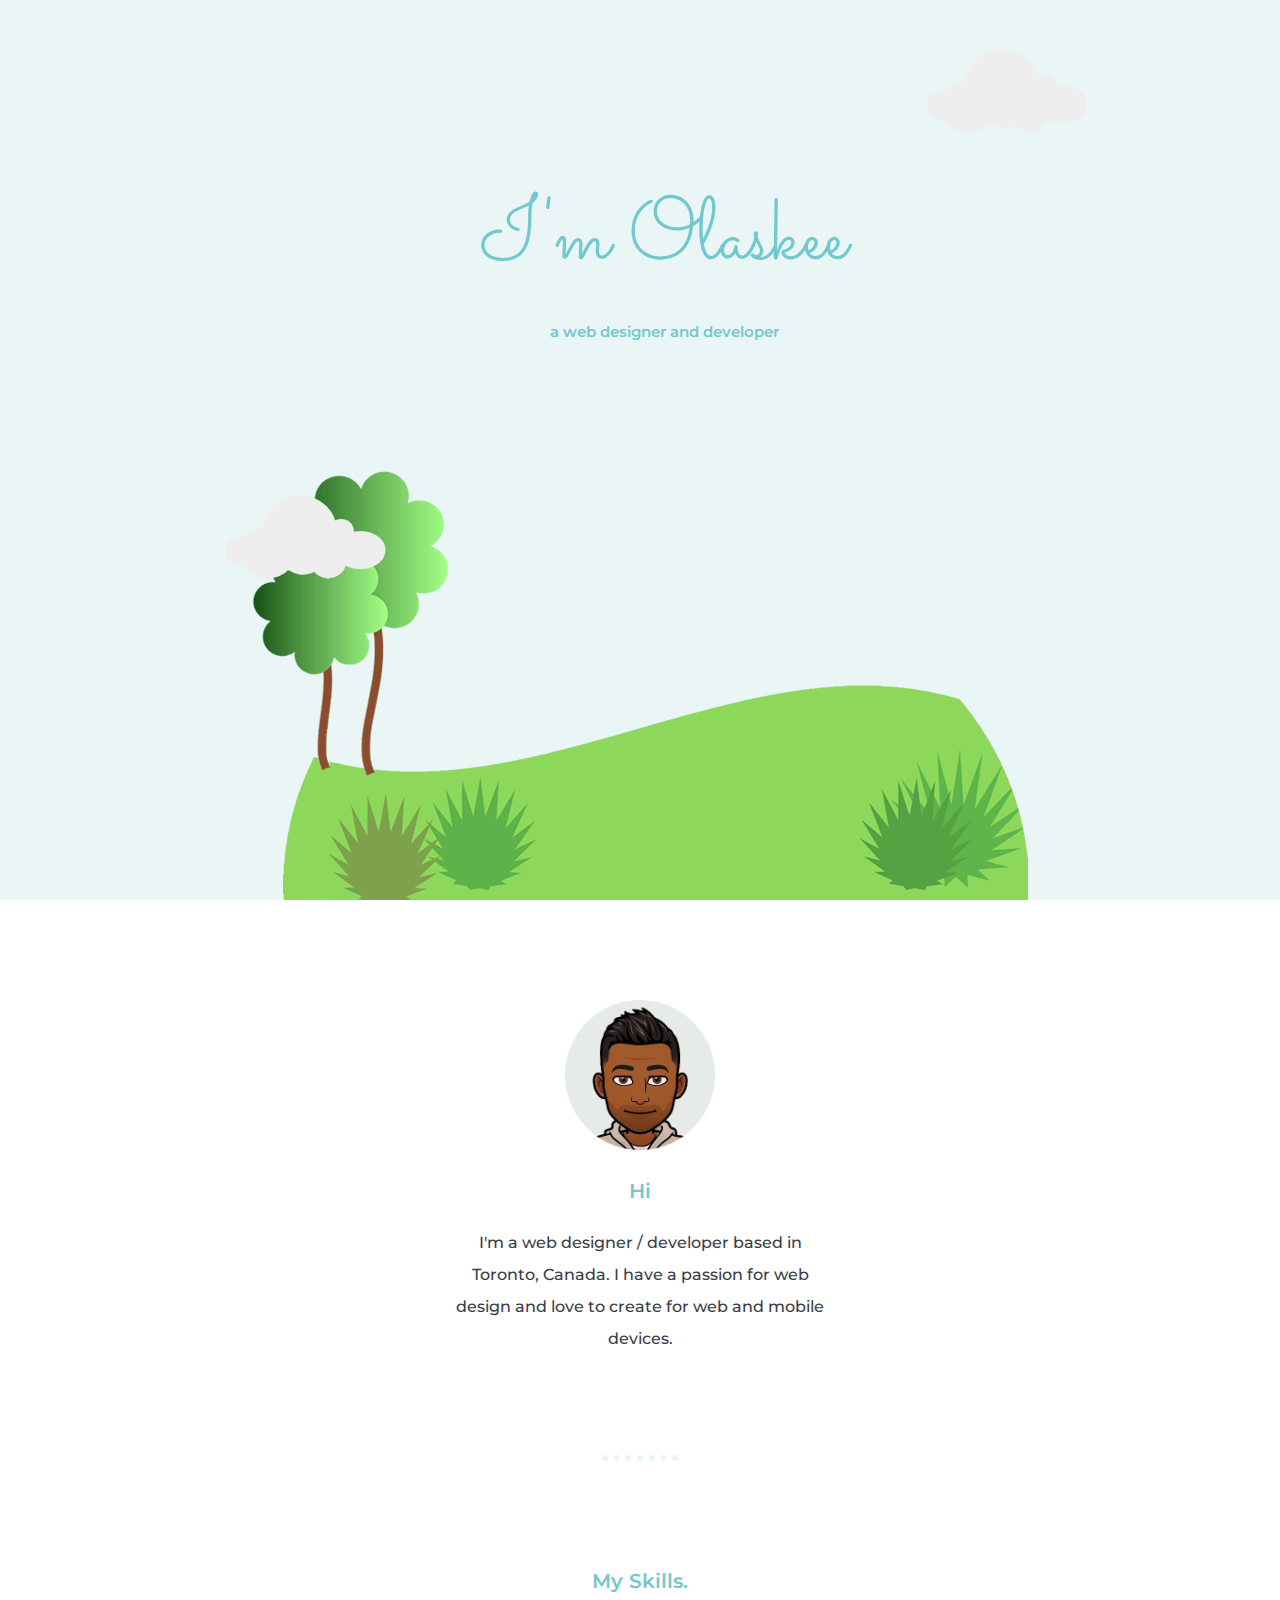
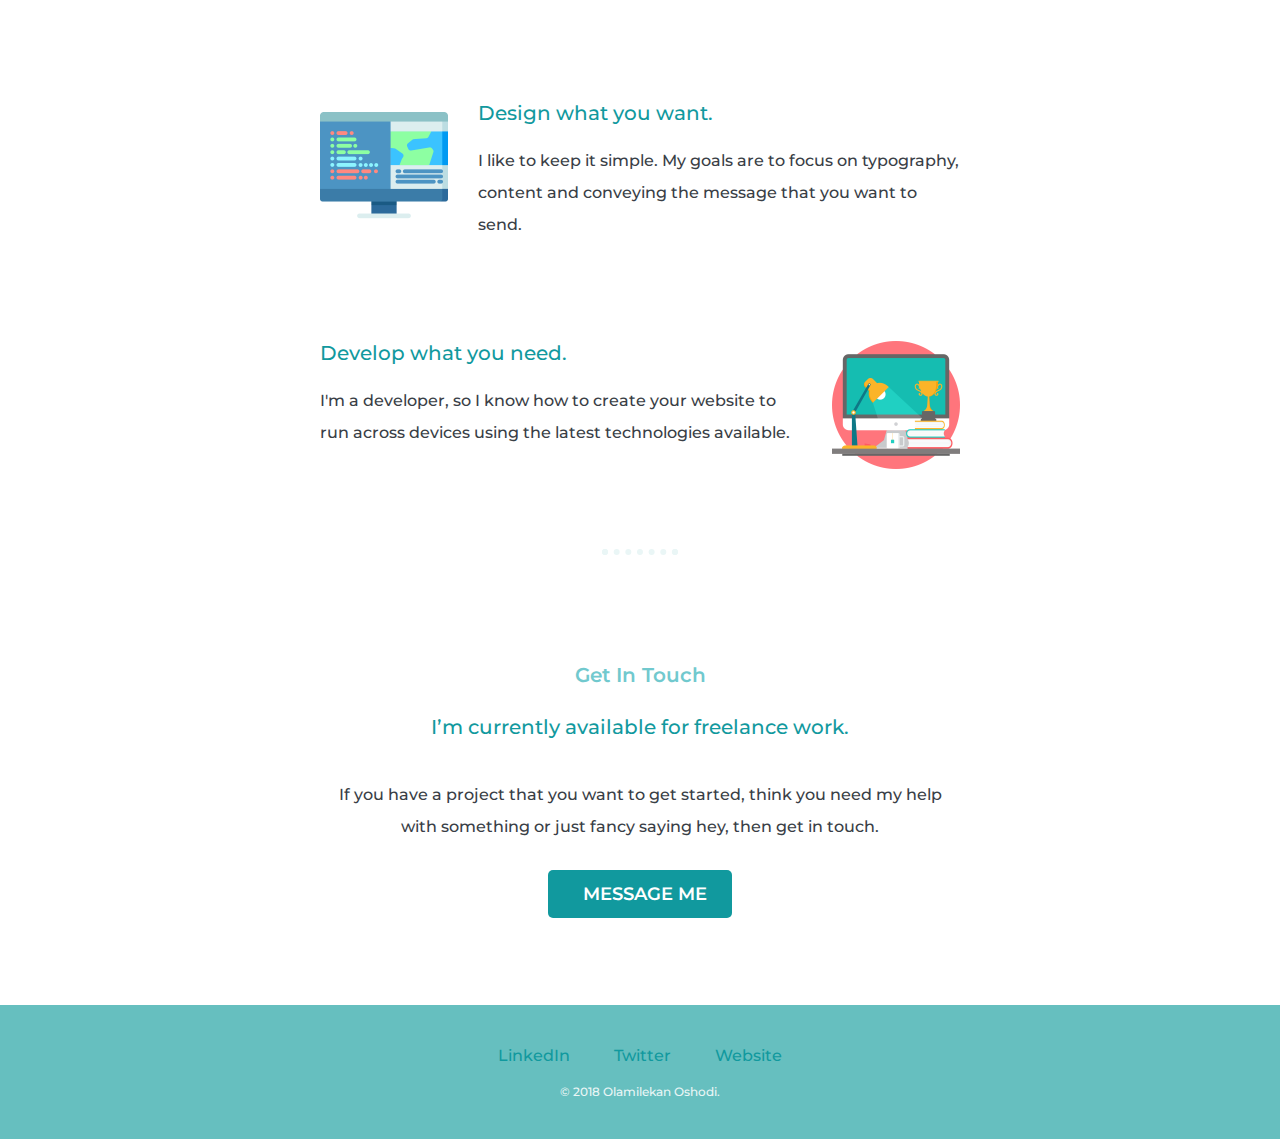
<file: index.html>
<!DOCTYPE html>
<html lang="en" dir="ltr">
  <head>
    <meta charset="utf-8">
    <title>Olaskee by Olamilekan Oshodi - A web designer and developer - Profile</title>
    <link rel="shortcut icon" href="img/favicon.ico">
    <link rel="stylesheet" href="css/styles.css">
    <link href="https://fonts.googleapis.com/css?family=Merriweather|Montserrat:400,500,600|Sacramento" rel="stylesheet">
    <link rel="stylesheet" href="https://use.fontawesome.com/releases/v5.7.2/css/all.css" integrity="sha384-fnmOCqbTlWIlj8LyTjo7mOUStjsKC4pOpQbqyi7RrhN7udi9RwhKkMHpvLbHG9Sr" crossorigin="anonymous">
  </head>
  <body>

    <div class="top-container">
      <img class="top-cloud" src="img/top-cloud.png" alt="cloud 1">
      <h1>I'm Olaskee</h1>
      <h2 class="logo-slogan">a web designer and developer</h2>
      <img class="land" src="img/tree-land.png" alt="land">
      <img class="bottom-cloud" src="img/bottom-cloud.png" alt="bottom">
    </div>

<!-- ########### middle container -->
<div class="middle-container">
  <div class="profile">
    <img class="profile-pic" src="img/avatar-profile.png" alt="profile pic logo">
    <h2>Hi</h2>
    <p class="intro">I'm a web designer / developer based in Toronto, Canada. I have a passion for web design and love to create for web and mobile devices.</p>
  </div>
  <hr>
  <div class="skills">
    <h2>My Skills.</h2>
    <div class="skill-row">
      <img class="code-icon" src="img/coding-desktop.png" alt="coding skill logo">
      <h3>Design what you want.</h3>
      <p>I like to keep it simple. My goals are to focus on typography, content and conveying the message that you want to send.</p>
    </div>
    <div class="skill-row">
      <img class="marketing-icon" src="img/workspace.png" alt="marketing skill logo">
      <h3>Develop what you need.</h3>
      <p>I'm a developer, so I know how to create your website to run across devices using the latest technologies available.</p>
    </div>
  </div>
  <hr>
  <div class="contact-me">
    <h2>Get In Touch</h2>
    <h3>I’m currently available for freelance work.</h3>
    <p class="contact-desc">If you have a project that you want to get started, think you need my help with something or just fancy saying hey, then get in touch.</p>
    <a class="btn" href="mailto:ayinla.oshodi@gmail.com"><i class="fas fa-envelope"></i>MESSAGE ME</a>
  </div>
</div>

<!--########### bottom container ########## -->

<div class="bottom-container">
  <a class="footer-link" href="https://www.linkedin.com/">LinkedIn</a>
  <a class="footer-link" href="https://twitter.com/">Twitter</a>
  <a class="footer-link" href="https://olaskee.github.io/cv/" target="_blank">Website</a>
  <p class="credit">© 2018 Olamilekan Oshodi.</p>
</div>


  </body>
</html>
</file>
<file: css/styles.css>
body {
  margin: 0;
  text-align: center;
  font-family: 'Merriweather', serif;
  color: #40514e;
}

h1 {
  margin: 0;
  padding-top: 2em ;
  font-family: 'Sacramento', cursive;
  font-size: 5.5em;
  color: #71c9ce;
  font-weight: 500;
}

.logo-slogan {
  font-family: 'Montserrat', sans-serif;
  color: #71c9ce;
  font-size: 15px;
  font-weight: 600;
  line-height: 2;
}
h2 {
  font-family: 'Montserrat', sans-serif;
  color: #71c9ce;
  font-size: 20px;
  font-weight: 600;
  line-height: 2;
}

h3 {
  font-family: 'Montserrat', sans-serif;
  font-size: 20px;
  font-weight: 500;
  color: #11999E;
}

a {
  font-family: 'Montserrat', sans-serif;
  color: #11999E;
  text-decoration: none;
  margin: 10px 20px;
}
a:hover {
  color: #EAF6F6;
}
p {
  font-family: 'Montserrat', sans-serif;
  color: #393e46;
  font-size: 16px;
  font-weight: 500;
  font-style: normal;
  line-height: 2;
}

/* ######### top container */

.top-container {
  background-color: #EAF6F6;
  height: 100vh;
  position: relative;
  padding-left: 3rem;
}

.land {
  margin: 0 auto;
  position: absolute;
  bottom: 0;
  right: 0;
  left: 0;
  max-width: 100%;
  max-height: 100%;
}

.top-cloud{
  position: absolute;
  top: 3rem;
  right: 12rem;
}
.bottom-cloud {
  position: absolute;
  bottom: 20rem;
  left: 14rem;
}

/* ######### middle container */
.middle-container {
  display: block;
  padding: 100px 0;
}

.intro {
  width: 30%;
  margin: 0 auto;
}
.profile-pic {
  height: 150px;
}

hr {
  width: 5%;
  margin: 100px auto;
  border: dotted #EAF6F6 6px;
  border-bottom: none;
/*  border-width: 6px;
  border-color: #EAF6F6;
  border-top-style: dotted; */
}
.skill-row {
  width: 50%;
  margin: 100px auto;
  text-align: left;
}
.code-icon {
  width: 20%;
  float: left;
  margin-right: 30px;
}
.marketing-icon {
  width: 20%;
  float: right;
  margin-left: 30px;
}

.contact-desc {
  width: 50%;
  margin: 40px auto;
}

/* ######### contact me botton */
.btn {
  background-color: #11999e;
  border-radius: 5px;
  padding: 13px 25px;
  text-align: center;
  text-decoration: none;
  text-transform: uppercase;
  font-size: 18px;
  color: #fff;
  font-family: 'Montserrat', sans-serif;
  font-weight: 600;
}

.btn:hover {
  background-color: #00adb5;
  color: #fff;
}

.fas {
  padding-right: 10px;
}

/* ######### bottom container */

.bottom-container {
  display: block;
  background-color: #66BFBF;
  padding: 40px 0 20px;
}

.footer-link {
  font-weight: 500;
  font-style: normal;
  text-transform: capitalize;
}

.credit {
  margin: 0;
  padding: 15px 0;
  font-family: 'Montserrat', sans-serif;
  color: #EAF6F6;
  font-size: 0.75rem;
  font-weight: 500;
  font-style: normal;
}
</file>
